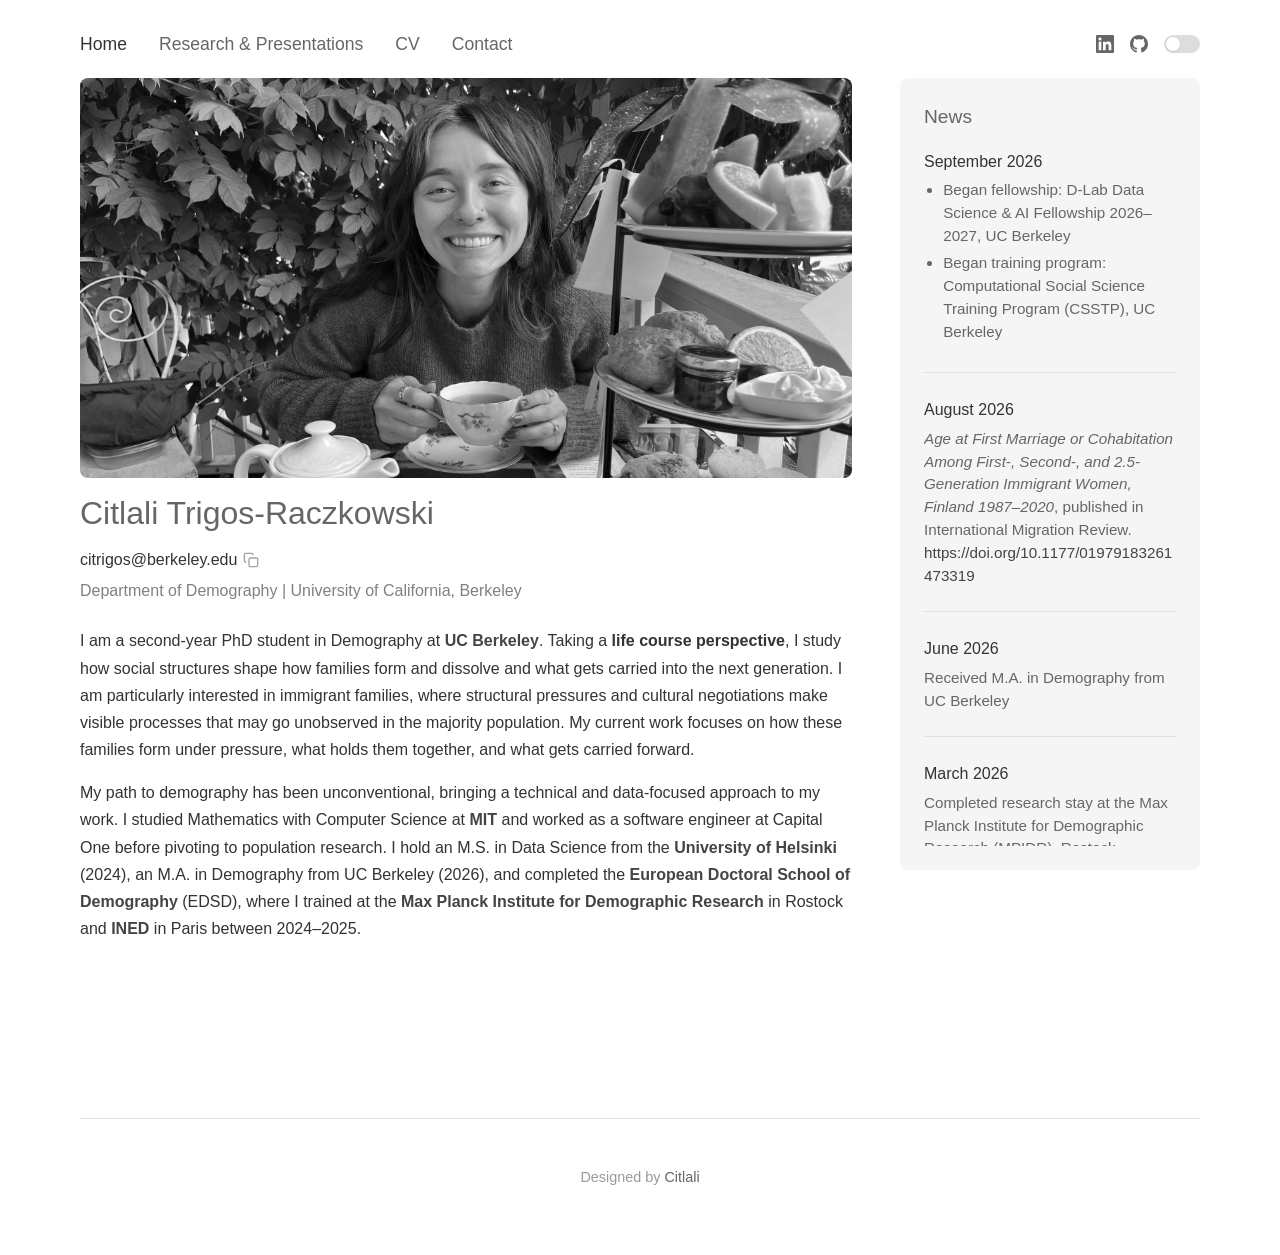
<file: index.html>
<!DOCTYPE html>
<html lang="en">
<head>
    <meta charset="UTF-8">
    <meta name="viewport" content="width=device-width, initial-scale=1.0">

    <!-- Google tag (gtag.js) -->
    <script async src="https://www.googletagmanager.com/gtag/js?id=G-8VYFDYRE7F"></script>
    <script>
      window.dataLayer = window.dataLayer || [];
      function gtag(){dataLayer.push(arguments);}
      gtag('js', new Date());

      gtag('config', 'G-8VYFDYRE7F');
    </script>

      <!-- Favicons -->
      <link rel="icon" href="[data-uri]" type="image/svg+xml">
      <link rel="icon" href="./images/daisy.svg" type="image/svg+xml">
      <link rel="shortcut icon" href="./images/daisy.svg" type="image/svg+xml">

      <!-- Add a PNG fallback if SVG doesn't work -->
      <link rel="icon" type="image/png" href="[data-uri]">

    <title>Citlali Trigos-Raczkowski</title>
    <link rel="stylesheet" href="styles/main.css">
</head>
<body>
    <div class="disco-ball"></div>
    <nav>
        <ul style="display: flex; align-items: center;">
            <div class="nav-left">
                <li><a href="#home" class="active" onclick="showSection('home')">Home</a></li>
                <li><a href="#research" onclick="showSection('research')">Research &amp; Presentations</a></li>
                <li><a href="#cv" onclick="showSection('cv')">CV</a></li>
                <li><a href="#contact" onclick="showSection('contact')">Contact</a></li>
            </div>
            <div class="nav-right">
                <li style="display: flex; align-items: center;">
                    <a href="https://www.linkedin.com/in/citlali-trigos-raczkowski" target="_blank" style="display: inline-flex; align-items: center; color: #666; text-decoration: none;">
                        <svg width="18" height="18" viewBox="0 0 24 24" fill="currentColor">
                            <path d="M20.447 20.452h-3.554v-5.569c0-1.328-.027-3.037-1.852-3.037-1.853 0-2.136 1.445-2.136 2.939v5.667H9.351V9h3.414v1.561h.046c.477-.9 1.637-1.85 3.37-1.85 3.601 0 4.267 2.37 4.267 5.455v6.286zM5.337 7.433c-1.144 0-2.063-.926-2.063-2.065 0-1.138.92-2.063 2.063-2.063 1.14 0 2.064.925 2.064 2.063 0 1.139-.925 2.065-2.064 2.065zm1.782 13.019H3.555V9h3.564v11.452zM22.225 0H1.771C.792 0 0 .774 0 1.729v20.542C0 23.227.792 24 1.771 24h20.451C23.2 24 24 23.227 24 22.271V1.729C24 .774 23.2 0 22.222 0h.003z"/>
                        </svg>
                    </a>
                </li>
                <li style="display: flex; align-items: center;">
                    <a href="https://github.com/citrigos" target="_blank" style="display: inline-flex; align-items: center; color: #666; text-decoration: none;">
                        <svg width="18" height="18" viewBox="0 0 24 24" fill="currentColor">
                            <path d="M12 0c-6.626 0-12 5.373-12 12 0 5.302 3.438 9.8 8.207 11.387.599.111.793-.261.793-.577v-2.234c-3.338.726-4.033-1.416-4.033-1.416-.546-1.387-1.333-1.756-1.333-1.756-1.089-.745.083-.729.083-.729 1.205.084 1.839 1.237 1.839 1.237 1.07 1.834 2.807 1.304 3.492.997.107-.775.418-1.305.762-1.604-2.665-.305-5.467-1.334-5.467-5.931 0-1.311.469-2.381 1.236-3.221-.124-.303-.535-1.524.117-3.176 0 0 1.008-.322 3.301 1.23.957-.266 1.983-.399 3.003-.404 1.02.005 2.047.138 3.006.404 2.291-1.552 3.297-1.23 3.297-1.23.653 1.653.242 2.874.118 3.176.77.84 1.235 1.911 1.235 3.221 0 4.609-2.807 5.624-5.479 5.921.43.372.823 1.102.823 2.222v3.293c0 .319.192.694.801.576 4.765-1.589 8.199-6.086 8.199-11.386 0-6.627-5.373-12-12-12z"/>
                        </svg>
                    </a>
                </li>
                <li>
                    <div class="light-switch" onclick="togglePartyMode()">
                        <div class="switch-toggle"></div>
                    </div>
                </li>
            </div>
        </ul>
    </nav>

    <section id="home" class="content-section active"></section>
    <section id="research" class="content-section"></section>
    <section id="cv" class="content-section"></section>
    <section id="contact" class="content-section"></section>

    <script src="scripts/main.js"></script>

    <footer>
        <p>Designed by <a href="https://github.com/citrigos" target="_blank">Citlali</a></p>
    </footer>
</body>
</html>
</file>
<file: styles/main.css>
* {
            box-sizing: border-box;
        }

        html {
            overflow-x: hidden;
            width: 100%;
        }

        body {
            display: flex;
            flex-direction: column;
            align-items: center;
            max-width: 1200px;
            margin: 0 auto;
            font-family: -apple-system, BlinkMacSystemFont, "Segoe UI", Roboto, "Helvetica Neue", Arial, sans-serif;
            line-height: 1.6;
            padding: 20px 40px;
            color: #333;
            overflow-x: hidden;
            width: 100%;
        }

        nav {
            margin-bottom: 20px;
            margin-top: 10px;
            width: 100%;
            max-width: 1200px;
        }

        nav ul {
            list-style: none;
            padding: 0;
            margin: 0;
            display: flex;
            gap: 2rem;
        }

        nav .nav-left {
            display: flex;
            gap: 2rem;
            flex: 1;
        }

        nav .nav-right {
            display: flex;
            gap: 1rem;
            align-items: center;
            margin-left: auto;
        }

        nav a {
            color: #666;
            text-decoration: none;
            font-weight: 300;
            font-size: 1.1rem;
            transition: color 0.2s ease;
        }

        nav a:hover {
            color: #333;
        }

        nav a.active {
            color: #333;
            font-weight: 400;
        }

        nav li a svg {
            transition: all 0.2s ease;
        }

        nav li a:hover svg {
            opacity: 0.7;
        }

        .hero {
            position: relative;
            width: 100%;
            max-width: 800px;
            margin-bottom: 10px;
            display: flex;
            flex-direction: column;
            align-items: center;
        }

        .hero img {
            width: 100%;
            height: 400px;
            object-fit: cover;
            transition: opacity 0.5s ease;
            border-radius: 8px;
        }

        .hero h1 {
            position: relative;
            color: #333;
            font-size: 3rem;
            font-weight: 300;
            margin-top: 1rem;
            letter-spacing: -0.02em;
        }

        .affiliations h2 {
            margin: 0;
            color: #666;
            font-weight: 300;
            font-size: 1.75;
        }

        .content-section {
            display: none;
        }

        .content-section.active {
            display: block;
        }



        .name {
            font-size: 2rem;
            color: #666;
            font-weight: 400;
            margin-bottom: 0.5rem;
            margin-top: 0;
            padding: 0;
        }

        .bio {
            max-width: 800px;
            margin-top: 1.5rem;
        }

        .bio p {
            margin-bottom: 1rem;
            line-height: 1.7;
        }

        .bio a {
            color: #444;
            font-weight: 600;
            text-decoration: none;
            transition: color 0.2s ease;
        }

        .bio a:hover {
            color: #111;
        }

        a {
            color: #444;
            font-weight: 600;
            text-decoration: none;
            transition: color 0.2s ease;
        }

        a:hover {
            color: #111;
        }

        .home-content {
            max-width: 1200px;
            width: 100%;
            display: flex;
            gap: 3rem;
            align-items: flex-start;
        }

        .home-main {
            flex: 1 1 auto;
            max-width: 800px;
            display: flex;
            flex-direction: column;
        }

        .news-panel {
            width: 300px;
            min-width: 280px;
            max-width: 100%;
            background: #f5f5f5;
            padding: 1.5rem;
            border-radius: 8px;
            flex-shrink: 0;
            word-wrap: break-word;
            overflow-wrap: break-word;
            display: flex;
            flex-direction: column;
            max-height: 88vh;
        }

        .news-panel h3 {
            color: #666;
            font-weight: 400;
            margin-top: 0;
            margin-bottom: 1rem;
            font-size: 1.2rem;
            flex-shrink: 0;
        }

        .doi-link {
            font-weight: 400;
        }

        .doi-link:hover {
            text-decoration: underline;
        }

        .news-list {
            overflow-y: auto;
            flex: 1 1 auto;
            min-height: 0;
            padding-right: 0.5rem;
            margin-right: -0.5rem;
        }

        .news-list::-webkit-scrollbar {
            width: 6px;
        }

        .news-list::-webkit-scrollbar-track {
            background: transparent;
        }

        .news-list::-webkit-scrollbar-thumb {
            background: #ccc;
            border-radius: 3px;
        }

        .party-mode .news-list::-webkit-scrollbar-thumb {
            background: rgba(255, 182, 193, 0.6);
        }

        .news-item {
            margin-bottom: 1.5rem;
            padding-bottom: 1.5rem;
            border-bottom: 1px solid #e0e0e0;
        }

        .news-item:last-child {
            border-bottom: none;
            margin-bottom: 0;
            padding-bottom: 0;
        }

        .news-date {
            font-weight: 500;
            color: #333;
            margin-bottom: 0.3rem;
        }

        .news-text {
            color: #666;
            font-size: 0.95rem;
            line-height: 1.5;
            word-wrap: break-word;
            overflow-wrap: break-word;
        }

        .news-text em {
            font-style: italic;
        }

        .news-text ul {
            margin: 0.3rem 0 0 0;
            padding-left: 1.2rem;
            max-width: 100%;
        }

        .news-text li {
            margin-bottom: 0.3rem;
            word-wrap: break-word;
            overflow-wrap: break-word;
        }

        .party-mode a {
            color: #333;
            text-shadow: 0 0 3px #ffb6c1;
        }

        .party-mode a:hover {
            color: #111;
            text-shadow: 0 0 5px #ff69b4;
        }

        .party-mode .bio a {
            color: #333;
            text-shadow: 0 0 3px #ffb6c1;
        }

        .party-mode .bio a:hover {
            color: #111;
            text-shadow: 0 0 5px #ff69b4;
        }

        .party-mode .news-panel {
            background: rgba(222, 184, 135, 0.3);
        }

        .party-mode .news-panel h3 {
            color: #333;
            text-shadow: 0 0 5px #ffa07a;
        }

        .party-mode .news-date {
            color: #333;
            text-shadow: 0 0 3px #ffb6c1;
        }

        .party-mode .news-text {
            color: #333;
            text-shadow: 0 0 3px #ffb6c1;
        }

        .party-mode .news-item {
            border-bottom-color: rgba(255, 255, 255, 0.3);
        }

        .address {
            color: #808080;
            font-style: normal;
        }

        .contact-info {
            margin-top: 0.5rem;
            margin-bottom: 1rem;
        }

        .contact-info p {
            margin: 0.3rem 0;
        }

        footer {
            margin-top: 10rem;
            padding: 2rem 0;
            text-align: center;
            color: #999;
            font-size: 0.9rem;
            border-top: 1px solid #e0e0e0;
            width: 100%;
            max-width: 1200px;
            font-family: -apple-system, BlinkMacSystemFont, "Segoe UI", Roboto, "Helvetica Neue", Arial, sans-serif;
        }

        footer a {
            color: #666;
            font-weight: 400;
        }

        footer a:hover {
            color: #333;
        }

        .party-mode footer {
            border-top-color: rgba(255, 255, 255, 0.3);
        }

        .party-mode footer a {
            color: #333;
            text-shadow: 0 0 3px #ffb6c1;
        }

        .party-mode footer a:hover {
            color: #111;
            text-shadow: 0 0 5px #ff69b4;
        }

        .cv-section {
            margin-bottom: 2rem;
        }

        .cv-section h2 {
            color: #666;
            font-weight: 300;
            border-bottom: 1px solid #eee;
            padding-bottom: 0.5rem;
        }

        #cv {
            max-width: 1000px;
            width: 100%;
        }

        #cv iframe {
            width: 100%;
            height: 1100px;
            border: none;
        }

        .light-switch {
            position: static;
            width: 36px;
            height: 18px;
            background: #ddd;
            border: none;
            border-radius: 9px;
            cursor: pointer;
            display: flex;
            align-items: center;
            padding: 2px;
            margin-left: 0;
            transition: background-color 0.3s;
        }

        .switch-toggle {
            width: 14px;
            height: 14px;
            background: #fff;
            border-radius: 50%;
            transition: transform 0.3s;
            box-shadow: 0 1px 3px rgba(0,0,0,0.1);
        }

        .light-switch.on {
            background: #ffb6c1;
        }

        .light-switch.on .switch-toggle {
            transform: translateX(18px);
        }

        .light-switch:hover {
            opacity: 0.9;
        }

        .party-mode {
            background: linear-gradient(45deg, 
                #ffd1dc,
                #ffdab9,
                #e6e6fa,
                #b0e0e6,
                #98fb98,
                #ffefd5
            );
            background-size: 1200% 1200%;
            animation: gradientBG 15s ease infinite;
        }

        .party-mode nav a {
            color: #333;
            text-shadow: 0 0 5px #ffb6c1, 0 0 10px #ff69b4;
        }

        .party-mode nav li {
            color: #333;
            text-shadow: 0 0 5px #ffb6c1;
        }

        .party-mode nav li a svg {
            filter: drop-shadow(0 0 3px #ffb6c1);
        }

        .party-mode .title,
        .party-mode h2,
        .party-mode h3 {
            color: #333;
            text-shadow: 0 0 5px #ffa07a, 0 0 10px #ff8c69;
        }

        .party-mode p {
            color: #333;
        }

        .party-mode-img {
            opacity: 0;
            position: absolute;
            top: 0;
            left: 0;
        }

        .party-mode .normal-mode-img {
            opacity: 0;
        }

        .party-mode .party-mode-img {
            opacity: 1;
        }

        .disco-ball {
            display: none;
            position: fixed;
            top: 20px;
            right: 20px;
            width: 120px;
            height: 120px;
            background: radial-gradient(circle at 50% 50%, #fff 0%, #ffd1dc 50%, #ffb6c1 100%);
            border-radius: 50%;
            box-shadow: 
                inset 0 0 30px #fff,
                inset 20px 0 60px #ffd1dc,
                inset -20px 0 60px #ffefd5,
                inset 20px 0 200px #ffb6c1,
                inset -20px 0 200px #ffdab9,
                0 0 30px #fff,
                -10px 0 60px #ffd1dc,
                10px 0 60px #ffefd5;
            animation: rotate 5s linear infinite, sparkle 0.5s linear infinite;
        }

        .party-mode .disco-ball {
            display: block;
        }

        @keyframes gradientBG {
            0% { background-position: 0% 50%; }
            50% { background-position: 100% 50%; }
            100% { background-position: 0% 50%; }
        }

        @keyframes rotate {
            from { transform: rotate(0deg); }
            to { transform: rotate(360deg); }
        }

        @keyframes sparkle {
            0% { opacity: 0.8; }
            50% { opacity: 1; }
            100% { opacity: 0.8; }
        }

        @media screen and (max-width: 850px) {
            body {
                padding: 20px 15px;
                align-items: stretch;
            }

            nav {
                width: 100%;
                margin-bottom: 20px;
            }

            nav ul {
                gap: 1.2rem;
                flex-wrap: wrap;
                justify-content: flex-start;
            }

            .hero {
                width: 100%;
                margin-bottom: 15px;
            }

            .hero img {
                width: 100%;
                height: auto;
                max-height: 400px;
            }

            .content-section {
                width: 100%;
                max-width: 100%;
            }

            .name {
                font-size: 1.6rem;
            }

            .title {
                font-size: 1.1rem;
            }

            #cv iframe {
                height: 600px;
            }

            .disco-ball {
                width: 60px;
                height: 60px;
                top: 10px;
                right: 10px;
            }

            .news-panel {
                width: 100%;
                max-height: 400px;
            }

            footer {
                margin-top: 5rem;
                padding: 1.5rem 0;
            }
        }

        @media screen and (max-width: 480px) {
            body {
                padding: 15px 10px;
                max-width: 100vw;
            }

            .home-content {
                width: 100%;
                max-width: 100%;
            }

            .home-main {
                width: 100%;
                max-width: 100%;
            }

            nav {
                margin-bottom: 15px;
            }

            nav ul {
                gap: 0.6rem;
            }

            nav a {
                font-size: 0.9rem;
            }

            .hero {
                margin-bottom: 10px;
            }

            .hero img {
                max-height: 300px;
            }

            .name {
                font-size: 1.4rem;
            }

            .address {
                font-size: 0.85rem;
            }

            p[onclick="copyEmail()"] svg {
                width: 16px;
                height: 16px;
                margin-left: 6px;
            }

            .bio p {
                font-size: 0.9rem;
            }

            #cv iframe {
                height: 600px;
            }

            .disco-ball {
                width: 60px;
                height: 60px;
                top: 10px;
                right: 10px;
            }

            .news-panel {
                padding: 1rem;
                width: 100%;
                max-width: 100%;
                margin: 0;
                max-height: 350px;
            }

            .news-panel h3 {
                font-size: 1.1rem;
                margin-bottom: 0.75rem;
            }

            .news-item {
                margin-bottom: 1rem;
                padding-bottom: 1rem;
            }

            .news-text {
                font-size: 0.85rem;
            }

            .news-text ul {
                padding-left: 1rem;
            }

            footer {
                margin-top: 3rem;
                font-size: 0.85rem;
            }
        }

        .page-title {
            text-align: center;
            font-size: 1.6rem;
            font-weight: 300;
            color: #444;
            margin-bottom: 2rem;
        }

        .research-intro {
            color: #555;
            font-size: 0.95rem;
            margin-bottom: 2.5rem;
            line-height: 1.7;
        }

        .research-theme {
            margin-bottom: 2.5rem;
            padding-bottom: 2.5rem;
            border-bottom: 1px solid #eee;
        }

        .theme-question {
            font-size: 1.05rem;
            font-weight: 500;
            color: #333;
            margin-bottom: 0.5rem;
        }

        .theme-desc {
            color: #666;
            font-size: 0.95rem;
            margin-bottom: 1.2rem;
        }

        .theme-paper {
            padding-left: 1rem;
            border-left: 2px solid #ddd;
        }

        .paper-citation {
            font-size: 0.95rem;
            color: #444;
            margin-bottom: 0.5rem;
        }

        .poster-row {
            display: flex;
            gap: 0.8rem;
            margin: 0.8rem 0;
            flex-wrap: wrap;
        }

        .poster-link {
            display: inline-block;
        }

        .poster-thumbnail {
            width: 100%;
            max-width: 700px;
            height: auto;
            border: 1px solid #ddd;
            border-radius: 4px;
            transition: opacity 0.2s;
            display: block;
            margin: 0.8rem 0;
        }

        .poster-thumbnail:hover {
            opacity: 0.85;
        }

        .presentation-list {
            list-style: disc;
            padding-left: 1.2rem;
            margin: 0.5rem 0 0;
        }

        .presentation-list li {
            font-size: 0.88rem;
            color: #888;
            padding: 0.2rem 0;
        }

        .project-grid {
            display: grid;
            grid-template-columns: repeat(3, 1fr);
            gap: 2rem;
            margin-top: 2rem;
            max-width: 800px;
            width: 100%;
        }

        .project-card {
            border: 1px solid #eee;
            border-radius: 8px;
            padding: 1.5rem;
            transition: transform 0.2s, box-shadow 0.2s;
        }

        .project-card:hover {
            transform: translateY(-2px);
            box-shadow: 0 4px 12px rgba(0,0,0,0.1);
        }

        .project-card.static {
            cursor: default;
            opacity: 0.75;
        }

        .project-card.static:hover {
            transform: none;
            box-shadow: none;
        }

        .project-card h3 {
            color: #333;
            font-weight: 400;
            margin-top: 0;
            margin-bottom: 0.5rem;
        }

        .project-tag {
            display: inline-block;
            padding: 0.2rem 0.6rem;
            background: #f5f5f5;
            border-radius: 12px;
            font-size: 0.8rem;
            color: #666;
            margin-right: 0.5rem;
            margin-bottom: 0.5rem;
        }

        .project-tag.tech {
            background: #e3f2fd;
            color: #1976d2;
        }

        .project-tag.demo {
            background: #f3e5f5;
            color: #7b1fa2;
        }

        .project-description {
            color: #666;
            line-height: 1.6;
            margin: 1rem 0;
        }

        .project-links {
            display: flex;
            gap: 1rem;
            margin-top: 1rem;
        }

        .project-link {
            display: inline-flex;
            align-items: center;
            gap: 0.3rem;
            color: #666;
            text-decoration: none;
            font-size: 0.9rem;
        }

        .project-link:hover {
            color: #333;
        }

        .party-mode .project-card {
            border-color: rgba(255, 255, 255, 0.3);
            background: rgba(255, 255, 255, 0.1);
        }

        .party-mode .project-card h3 {
            color: #333;
            text-shadow: 0 0 5px #ffa07a;
        }

        .party-mode .project-description {
            color: #333;
            text-shadow: 0 0 3px #ffb6c1;
        }

        .party-mode .project-tag {
            background: rgba(255, 255, 255, 0.2);
            color: #333;
        }

        .party-mode .project-link {
            color: #333;
            text-shadow: 0 0 3px #ffb6c1;
        }

        .social-links a {
            transition: color 0.2s ease;
        }

        .social-links a:hover {
            color: #333;
        }

        .party-mode .social-links a {
            color: #333;
            text-shadow: 0 0 3px #ffb6c1;
        }

        .party-mode .social-links a:hover {
            color: #111;
            text-shadow: 0 0 5px #ff69b4;
        }

        /* Contact form styles */
        input, textarea {
            transition: border-color 0.2s ease;
        }

        input:focus, textarea:focus {
            outline: none;
            border-color: #999 !important;
        }

        input:invalid, textarea:invalid {
            box-shadow: none;
        }

        input:focus:invalid, textarea:focus:invalid {
            border-color: #999 !important;
        }

        button[type="submit"]:hover {
            background: #555 !important;
        }

        .party-mode input,
        .party-mode textarea {
            background: rgba(255, 255, 255, 0.9);
            border-color: rgba(255, 255, 255, 0.3);
        }

        .party-mode input:focus,
        .party-mode textarea:focus {
            border-color: #ffb6c1 !important;
        }

        .party-mode button[type="submit"] {
            background: #ffb6c1 !important;
            color: #333;
            text-shadow: 0 0 3px rgba(255, 255, 255, 0.5);
        }

        .party-mode button[type="submit"]:hover {
            background: #ff69b4 !important;
        }

        @media screen and (max-width: 850px) {
            .home-content {
                flex-direction: column;
                gap: 1.5rem;
            }

            .home-main {
                flex: 1 1 auto;
                max-width: 100%;
            }

            .news-panel {
                width: 100%;
                min-width: auto;
                max-height: 400px;
            }

            .project-grid {
                grid-template-columns: repeat(2, 1fr);
            }
        }

        @media screen and (max-width: 768px) {
            nav {
                margin-bottom: 1rem;
            }

            nav ul {
                gap: 0;
                flex-wrap: wrap;
                row-gap: 0.6rem;
            }

            nav .nav-left {
                gap: 0;
                flex-wrap: wrap;
                width: 100%;
                row-gap: 0.6rem;
            }

            nav .nav-left li:not(:last-child)::after {
                content: "|";
                margin: 0 0.6rem;
                color: #ccc;
            }

            nav .nav-right {
                gap: 0.6rem;
                margin-top: 0.6rem;
            }

            nav a {
                font-size: 0.95rem;
            }
        }

        @media screen and (max-width: 480px) {
            nav ul {
                gap: 0.8rem;
            }

            .home-top {
                gap: 1.5rem;
            }

            .bio p {
                font-size: 0.95rem;
            }

            nav a {
                font-size: 1rem;
            }

            .hero h1 {
                font-size: 1.8rem;
            }

            .title {
                font-size: 1rem;
            }

            .address {
                font-size: 0.9rem;
            }

            .light-switch {
                margin-left: 0.5rem;
            }

            #cv iframe {
                height: 500px;
            }

            .theme-paper {
                padding-left: 0.7rem;
            }

            .poster-thumbnail {
                max-width: 100%;
            }

            .research-intro {
                font-size: 0.9rem;
            }

            .theme-question {
                font-size: 1rem;
            }

            .project-grid {
                grid-template-columns: 1fr;
                gap: 1.5rem;
            }

            .project-card {
                padding: 1rem;
            }

            .contact-info p {
                font-size: 0.9rem;
            }

            .bio {
                width: 100%;
            }
        }
</file>
